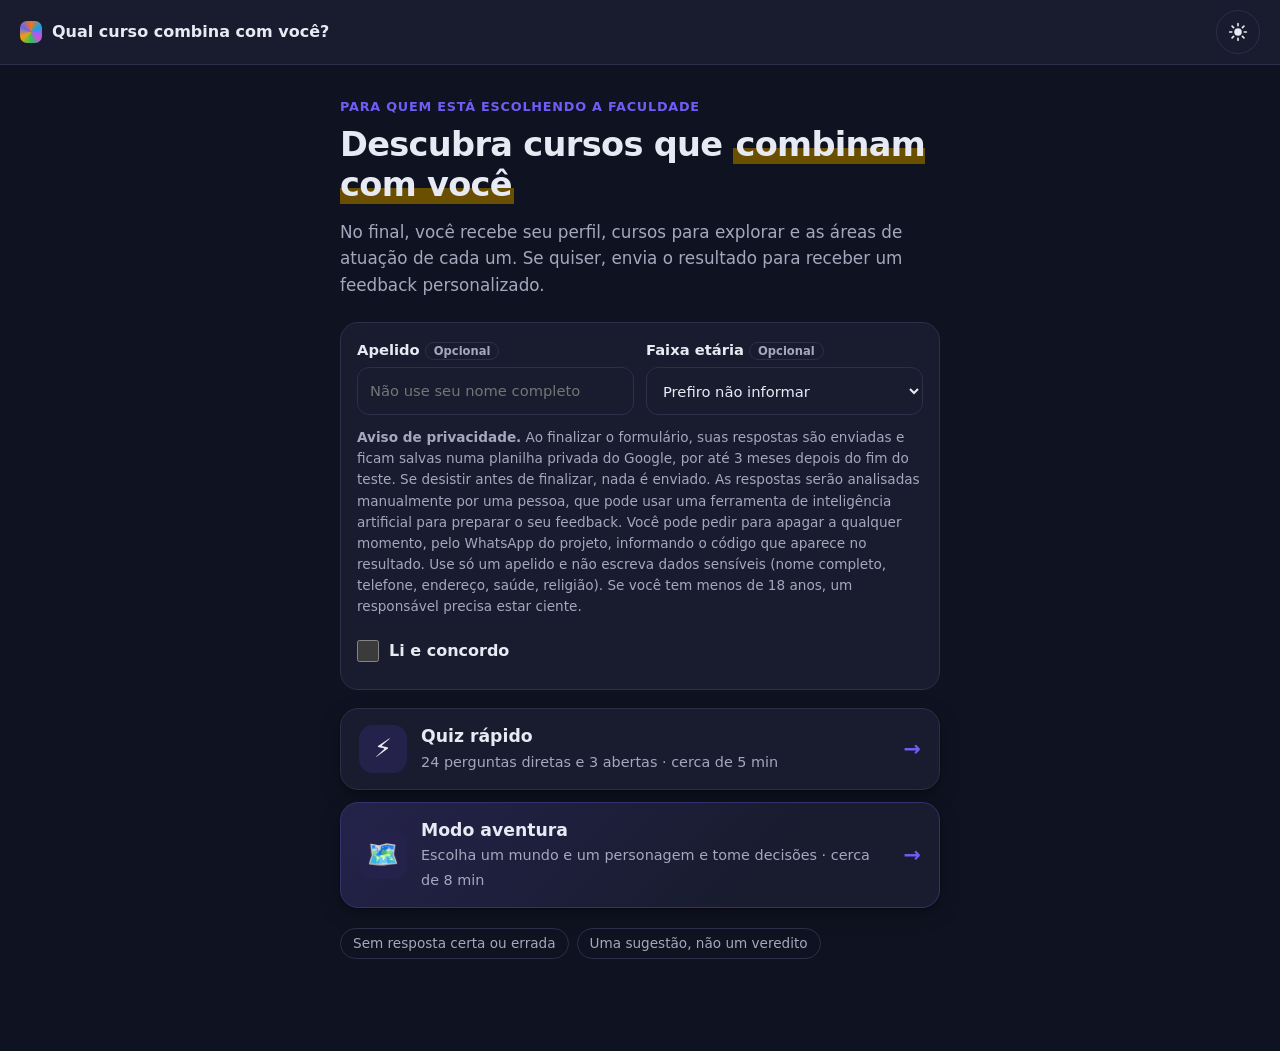
<file: index.html>
<!DOCTYPE html>
<html lang="pt-BR">
<head>
  <meta charset="UTF-8">
  <meta name="viewport" content="width=device-width, initial-scale=1">
  <meta name="color-scheme" content="dark light">
  <title>Qual curso combina com você?</title>
  <link rel="icon" href="data:,">
  <script src="tema-inicial.js"></script>
  <link rel="stylesheet" href="style.css">
</head>
<body>
  <header class="topo">
    <span class="logo"><span class="logo-marca" aria-hidden="true"></span>Qual curso combina com você?</span>
    <button id="btn-tema" class="btn-tema" type="button" aria-label="Mudar tema">
      <svg class="icone-lua" viewBox="0 0 24 24" width="20" height="20" aria-hidden="true">
        <path fill="currentColor" d="M21 12.8A9 9 0 1 1 11.2 3a7 7 0 0 0 9.8 9.8z"/>
      </svg>
      <svg class="icone-sol" viewBox="0 0 24 24" width="20" height="20" aria-hidden="true">
        <circle cx="12" cy="12" r="4.5" fill="currentColor"/>
        <g stroke="currentColor" stroke-width="2" stroke-linecap="round">
          <path d="M12 2v2.5M12 19.5V22M2 12h2.5M19.5 12H22M4.9 4.9l1.8 1.8M17.3 17.3l1.8 1.8M4.9 19.1l1.8-1.8M17.3 6.7l1.8-1.8"/>
        </g>
      </svg>
    </button>
  </header>

  <main class="container">

    <!-- INTRO -->
    <section id="tela-intro" class="tela">
      <p class="sobretitulo">Para quem está escolhendo a faculdade</p>
      <h1>Descubra cursos que <span class="grifo">combinam com você</span></h1>
      <p class="lead">
        No final, você recebe seu perfil, cursos para explorar e as áreas de atuação de cada um.
        Se quiser, envia o resultado para receber um feedback personalizado.
      </p>

      <div id="entrada"></div>

      <div class="modos">
        <button id="btn-comecar" class="modo" type="button">
          <span class="modo-emoji" aria-hidden="true">⚡</span>
          <span class="modo-texto">
            <strong>Quiz rápido</strong>
            <span>24 perguntas diretas e 3 abertas · cerca de 5 min</span>
          </span>
          <span class="modo-seta" aria-hidden="true">→</span>
        </button>
        <a id="link-aventura" class="modo modo-aventura" href="jogo.html">
          <span class="modo-emoji" aria-hidden="true">🗺️</span>
          <span class="modo-texto">
            <strong>Modo aventura</strong>
            <span>Escolha um mundo e um personagem e tome decisões · cerca de 8 min</span>
          </span>
          <span class="modo-seta" aria-hidden="true">→</span>
        </a>
      </div>

      <ul class="chips">
        <li>Sem resposta certa ou errada</li>
        <li>Uma sugestão, não um veredito</li>
      </ul>
    </section>

    <!-- PERGUNTAS (escala) -->
    <section id="tela-quiz" class="tela" hidden>
      <div class="quiz-topo">
        <button id="btn-voltar" class="btn btn-link" type="button">← Voltar</button>
        <p id="contador" class="contador" aria-live="polite"></p>
      </div>
      <div class="progresso" aria-hidden="true"><div id="barra-progresso"></div></div>

      <div id="cartao-pergunta" class="cartao cartao-pergunta">
        <p class="enunciado">Quanto isso tem a ver com você?</p>
        <h2 id="pergunta-texto"></h2>
        <div id="opcoes" class="opcoes" role="group" aria-labelledby="pergunta-texto"></div>
      </div>

      <p id="incentivo" class="incentivo" aria-live="polite"></p>
      <p class="dica-teclado">Dica: você pode responder com as teclas 1 a 5.</p>
    </section>

    <!-- PERGUNTAS ABERTAS -->
    <section id="tela-abertas" class="tela" hidden>
      <p class="sobretitulo">Quase lá! Última etapa</p>
      <h2>Agora, conte um pouco sobre você</h2>
      <p class="lead">
        Escreva do seu jeito, como se estivesse contando para um amigo.
        Quanto mais detalhes, mais a análise fica com a sua cara.
      </p>
      <form id="form-abertas" novalidate></form>
      <p class="nota-finalizar">Ao finalizar, suas respostas são enviadas para a planilha privada do projeto.</p>
      <div class="acoes">
        <button id="btn-voltar-abertas" class="btn btn-link" type="button">← Voltar</button>
        <button id="btn-finalizar" class="btn btn-primario" type="button">Finalizar formulário</button>
      </div>
    </section>

    <!-- RESULTADO: montado por resultado.js -->
    <section id="tela-resultado" class="tela" hidden></section>

  </main>

  <script src="data/perguntas.js"></script>
  <script src="data/profissoes.js"></script>
  <script src="nucleo.js"></script>
  <script src="interface-comum.js"></script>
  <script src="resultado.js"></script>
  <script src="app.js"></script>
</body>
</html>
</file>
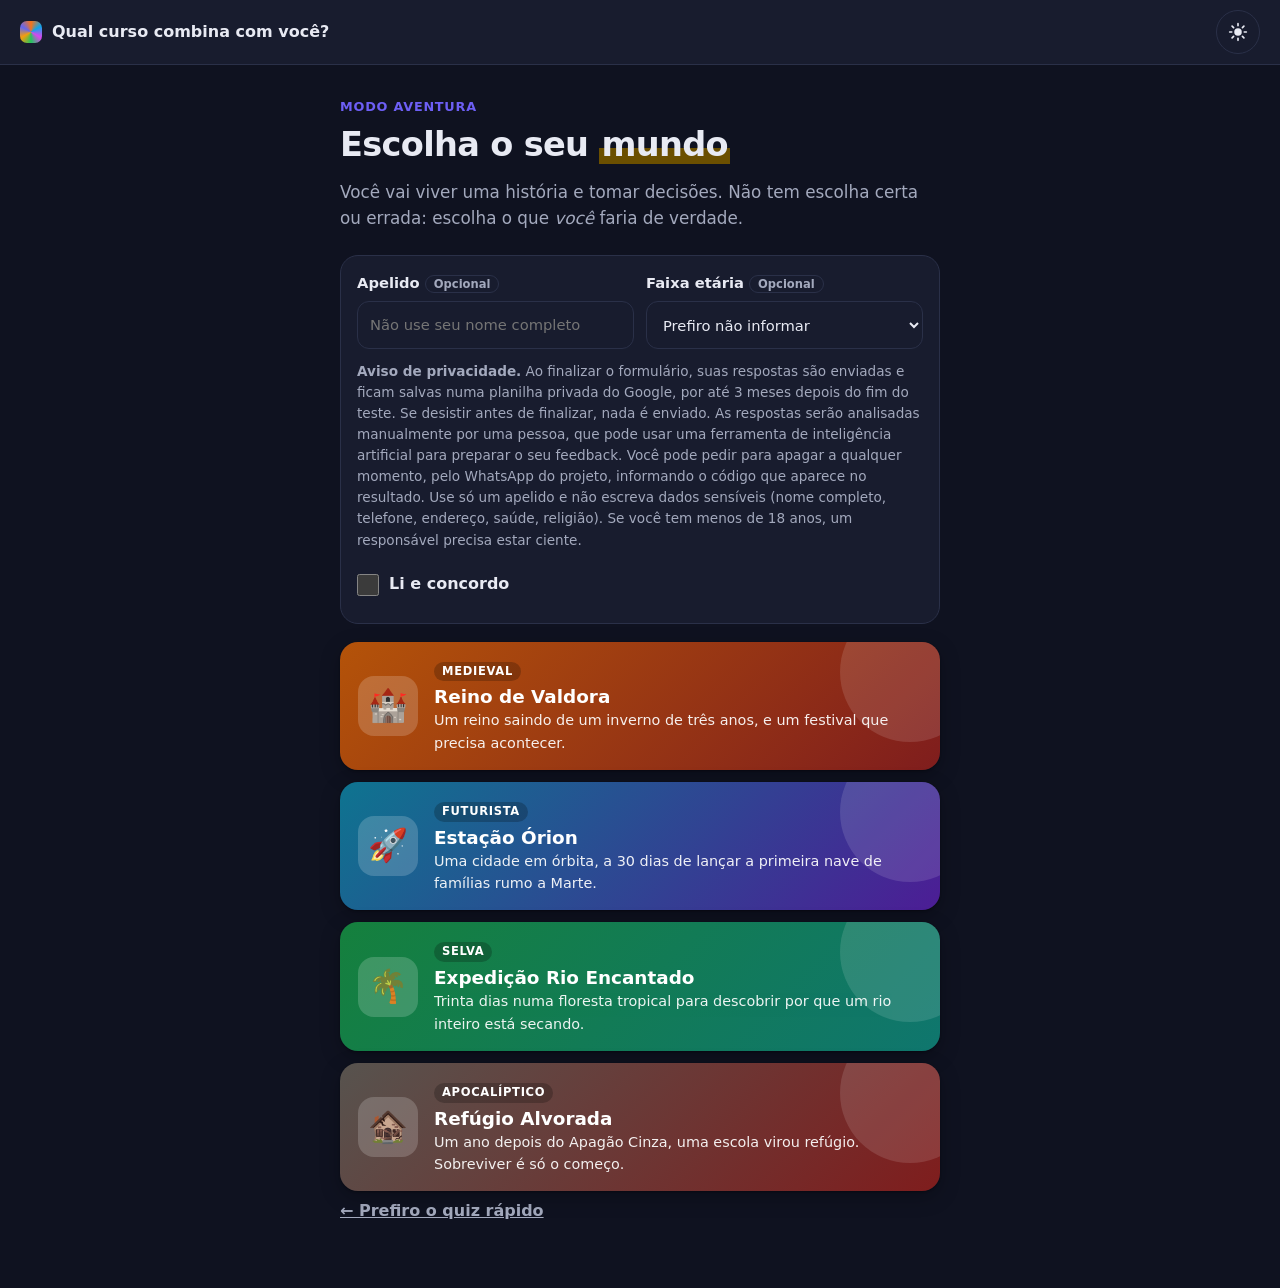
<file: jogo.html>
<!DOCTYPE html>
<html lang="pt-BR">
<head>
  <meta charset="UTF-8">
  <meta name="viewport" content="width=device-width, initial-scale=1">
  <meta name="color-scheme" content="dark light">
  <title>Modo aventura · Qual curso combina com você?</title>
  <link rel="icon" href="data:,">
  <script src="tema-inicial.js"></script>
  <link rel="stylesheet" href="style.css">
  <link rel="stylesheet" href="jogo.css">
</head>
<body>
  <header class="topo">
    <a class="logo logo-link" href="index.html"><span class="logo-marca" aria-hidden="true"></span>Qual curso combina com você?</a>
    <button id="btn-tema" class="btn-tema" type="button" aria-label="Mudar tema">
      <svg class="icone-lua" viewBox="0 0 24 24" width="20" height="20" aria-hidden="true">
        <path fill="currentColor" d="M21 12.8A9 9 0 1 1 11.2 3a7 7 0 0 0 9.8 9.8z"/>
      </svg>
      <svg class="icone-sol" viewBox="0 0 24 24" width="20" height="20" aria-hidden="true">
        <circle cx="12" cy="12" r="4.5" fill="currentColor"/>
        <g stroke="currentColor" stroke-width="2" stroke-linecap="round">
          <path d="M12 2v2.5M12 19.5V22M2 12h2.5M19.5 12H22M4.9 4.9l1.8 1.8M17.3 17.3l1.8 1.8M4.9 19.1l1.8-1.8M17.3 6.7l1.8-1.8"/>
        </g>
      </svg>
    </button>
  </header>

  <main class="container">

    <!-- 1. ESCOLHER O MUNDO -->
    <section id="tela-mundos" class="tela">
      <p class="sobretitulo">Modo aventura</p>
      <h1>Escolha o seu <span class="grifo">mundo</span></h1>
      <p class="lead">
        Você vai viver uma história e tomar decisões. Não tem escolha certa ou errada:
        escolha o que <em>você</em> faria de verdade.
      </p>
      <div id="entrada"></div>
      <div id="lista-mundos" class="lista-mundos"></div>
      <a class="btn btn-link" href="index.html">← Prefiro o quiz rápido</a>
    </section>

    <!-- 2. ESCOLHER O PERSONAGEM -->
    <section id="tela-personagem" class="tela" hidden>
      <div class="banner-mundo">
        <span id="banner-emoji" class="banner-emoji" aria-hidden="true"></span>
        <div>
          <p id="banner-genero" class="banner-genero"></p>
          <h2 id="banner-nome"></h2>
        </div>
      </div>
      <p id="mundo-intro" class="mundo-intro"></p>

      <h3 class="titulo-secao">Com quem você vai jogar?</h3>
      <p class="dica-secao">O personagem é só o visual: ele não muda o seu resultado.</p>
      <div id="lista-personagens" class="lista-personagens" role="radiogroup" aria-label="Personagens"></div>

      <div class="acoes">
        <button id="btn-voltar-mundos" class="btn btn-link" type="button">← Outro mundo</button>
        <button id="btn-iniciar" class="btn btn-primario" type="button" disabled>Começar a aventura</button>
      </div>
    </section>

    <!-- 3. CENAS -->
    <section id="tela-cena" class="tela" hidden>
      <div class="cena-topo">
        <span class="cena-jogador">
          <span id="cena-avatar" class="cena-avatar" aria-hidden="true"></span>
          <span id="cena-nome"></span>
        </span>
        <span id="cena-capitulo" class="contador" aria-live="polite"></span>
      </div>
      <div id="trilha" class="trilha" aria-hidden="true"></div>

      <article id="cartao-cena" class="cartao cartao-cena">
        <p id="cena-mundo" class="cena-mundo"></p>
        <h2 id="cena-titulo"></h2>
        <p id="cena-texto" class="cena-texto"></p>
        <div id="cena-opcoes" class="opcoes" role="group" aria-labelledby="cena-titulo"></div>
        <div id="cena-reacao" class="cena-reacao" hidden>
          <p id="cena-reacao-texto" aria-live="polite"></p>
          <button id="btn-continuar" class="btn btn-primario" type="button">Continuar →</button>
        </div>
      </article>
      <p class="dica-teclado">Dica: você pode escolher com as teclas 1 a 4.</p>
    </section>

    <!-- 4. ACAMPAMENTO (perguntas abertas) -->
    <section id="tela-acampamento" class="tela" hidden>
      <p class="sobretitulo">Pausa na aventura</p>
      <h2>Agora, um pouco sobre você</h2>
      <p id="acampamento-texto" class="mundo-intro"></p>
      <p class="lead">
        Essas perguntas são sobre a sua vida real, fora do jogo. Escreva do seu jeito,
        como se estivesse contando para um amigo.
      </p>
      <form id="form-abertas" novalidate></form>
      <p class="nota-finalizar">Ao finalizar, suas respostas são enviadas para a planilha privada do projeto.</p>
      <div class="acoes">
        <span></span>
        <button id="btn-finalizar" class="btn btn-primario" type="button">Finalizar formulário</button>
      </div>
    </section>

    <!-- 5. RESULTADO: montado por resultado.js -->
    <section id="tela-resultado" class="tela" hidden></section>

  </main>

  <script src="data/perguntas.js"></script>
  <script src="data/profissoes.js"></script>
  <script src="data/mundos/medieval.js"></script>
  <script src="data/mundos/futurista.js"></script>
  <script src="data/mundos/floresta.js"></script>
  <script src="data/mundos/apocaliptico.js"></script>
  <script src="nucleo.js"></script>
  <script src="interface-comum.js"></script>
  <script src="resultado.js"></script>
  <script src="jogo.js"></script>
</body>
</html>
</file>
<file: style.css>
:root {
  --bg: #f5f6fb;
  --card: #ffffff;
  --texto: #1b1f2c;
  --suave: #5b6275;
  --borda: #e3e6ef;
  --primaria: #5b4cf0;
  --primaria-escura: #4637d6;
  --primaria-suave: #efedff;
  --destaque-bg: #f3f1ff;
  --destaque-borda: #dcd7ff;
  --grifo: #ffe08a;
  --erro: #b42318;
  --erro-bg: #fff1f0;
  --raio: 18px;
  --raio-p: 12px;
  --sombra: 0 1px 2px rgba(20, 24, 40, 0.04), 0 6px 20px rgba(20, 24, 40, 0.06);

  /* Uma cor por perfil RIASEC */
  --cor-R: #f97316;
  --cor-I: #0ea5e9;
  --cor-A: #d946ef;
  --cor-S: #22c55e;
  --cor-E: #f59e0b;
  --cor-C: #6366f1;
}

/* Tema escuro: o atributo data-tema é definido no <head> e pelo botão ☀/☾ */
:root[data-tema="escuro"] {
  color-scheme: dark;
  --bg: #0f1220;
  --card: #181c2e;
  --texto: #e8eaf3;
  --suave: #a3a9bd;
  --borda: #2a3048;
  --primaria: #6d5ff5;
  --primaria-escura: #8174ff;
  --primaria-suave: #24224a;
  --destaque-bg: #1c1d3a;
  --destaque-borda: #34326a;
  --grifo: #6b4f00;
  --erro: #ff8a80;
  --erro-bg: #3a1a1a;
  --sombra: 0 1px 2px rgba(0, 0, 0, 0.3), 0 6px 20px rgba(0, 0, 0, 0.25);
}

* { box-sizing: border-box; }

body {
  margin: 0;
  font-family: system-ui, -apple-system, "Segoe UI", Roboto, sans-serif;
  background: var(--bg);
  color: var(--texto);
  line-height: 1.55;
  -webkit-font-smoothing: antialiased;
}

/* ---------- Topo ---------- */
.topo {
  background: var(--card);
  border-bottom: 1px solid var(--borda);
  padding: 10px 20px;
  display: flex;
  justify-content: space-between;
  align-items: center;
  gap: 12px;
}
.btn-tema {
  flex: none;
  width: 44px; height: 44px;
  display: grid; place-items: center;
  border: 1px solid var(--borda);
  border-radius: 50%;
  background: var(--card);
  color: var(--texto);
  cursor: pointer;
}
.btn-tema:hover { border-color: var(--primaria); color: var(--primaria); }
.btn-tema:focus-visible { outline: 3px solid var(--primaria); outline-offset: 2px; }
/* No claro mostra a lua (ir para o escuro); no escuro mostra o sol */
.icone-sol { display: none; }
[data-tema="escuro"] .icone-sol { display: block; }
[data-tema="escuro"] .icone-lua { display: none; }
.logo { display: inline-flex; align-items: center; gap: 10px; font-weight: 700; }
.logo-marca {
  width: 22px; height: 22px; border-radius: 7px;
  background: conic-gradient(var(--cor-R), var(--cor-I), var(--cor-A), var(--cor-S), var(--cor-E), var(--cor-C), var(--cor-R));
}

.container {
  max-width: 640px;
  margin: 0 auto;
  padding: 32px 20px 64px;
}

/* ---------- Tipografia ---------- */
h1 { font-size: 2.1rem; line-height: 1.2; margin: 0 0 14px; letter-spacing: -0.02em; }
h2 { font-size: 1.5rem; line-height: 1.3; margin: 0 0 12px; letter-spacing: -0.01em; }
h3 { font-size: 1.05rem; margin: 0 0 14px; }
h1:focus, h2:focus { outline: none; }

.sobretitulo {
  margin: 0 0 8px;
  font-size: 0.8rem;
  font-weight: 700;
  letter-spacing: 0.06em;
  text-transform: uppercase;
  color: var(--primaria);
}
.grifo {
  background: linear-gradient(transparent 60%, var(--grifo) 60%);
  padding: 0 2px;
}
.lead { color: var(--suave); font-size: 1.05rem; margin: 0 0 24px; }

/* ---------- Telas ---------- */
.tela { animation: aparecer 0.3s ease-out; }
@keyframes aparecer {
  from { opacity: 0; transform: translateY(8px); }
  to { opacity: 1; transform: none; }
}

/* ---------- Intro ---------- */
.etapas { list-style: none; padding: 0; margin: 0 0 20px; display: grid; gap: 10px; }
.etapas li {
  display: flex; align-items: center; gap: 14px;
  background: var(--card);
  border: 1px solid var(--borda);
  border-radius: var(--raio-p);
  padding: 12px 16px;
}
.etapas strong { display: block; }
.etapas span:not(.etapa-num) { color: var(--suave); font-size: 0.92rem; }
.etapa-num {
  flex: none;
  width: 32px; height: 32px; border-radius: 50%;
  display: grid; place-items: center;
  background: var(--primaria-suave); color: var(--primaria);
  font-weight: 700;
}

/* Escolha entre quiz rápido e modo aventura */
.modos { display: grid; gap: 12px; margin: 0 0 20px; }
.modo {
  font: inherit;
  color: var(--texto);
  text-decoration: none;
  text-align: left;
  display: flex; align-items: center; gap: 14px;
  width: 100%;
  min-height: 76px;
  padding: 14px 18px;
  background: var(--card);
  border: 1.5px solid var(--borda);
  border-radius: var(--raio);
  box-shadow: var(--sombra);
  cursor: pointer;
  transition: border-color 0.15s, transform 0.1s;
}
.modo:hover { border-color: var(--primaria); }
.modo:active { transform: scale(0.99); }
.modo:focus-visible { outline: 3px solid var(--primaria); outline-offset: 2px; }
.modo-emoji {
  flex: none;
  width: 48px; height: 48px; border-radius: 14px;
  display: grid; place-items: center;
  font-size: 1.6rem;
  background: var(--primaria-suave);
}
.modo-texto { flex: 1; }
.modo-texto strong { display: block; font-size: 1.08rem; }
.modo-texto span { color: var(--suave); font-size: 0.9rem; }
.modo-seta { flex: none; font-size: 1.3rem; color: var(--primaria); font-weight: 700; }
.modo-aventura {
  background: linear-gradient(135deg, var(--primaria-suave), var(--card) 70%);
  border-color: var(--destaque-borda);
}

.chips { list-style: none; padding: 0; margin: 0 0 28px; display: flex; flex-wrap: wrap; gap: 8px; }
.chips li {
  font-size: 0.85rem;
  color: var(--suave);
  border: 1px solid var(--borda);
  border-radius: 99px;
  padding: 4px 12px;
}

.aviso {
  font-size: 0.85rem;
  color: var(--suave);
  border-left: 3px solid var(--borda);
  padding: 4px 0 4px 14px;
  margin: 28px 0;
}

/* ---------- Entrada: apelido, faixa etária e consentimento ---------- */
.entrada {
  display: grid;
  grid-template-columns: 1fr 1fr;
  gap: 12px;
  background: var(--card);
  border: 1px solid var(--borda);
  border-radius: var(--raio);
  padding: 16px;
  margin: 0 0 18px;
}
.entrada-campo { display: grid; gap: 6px; align-content: start; min-width: 0; font-weight: 600; font-size: 0.92rem; }
.entrada-campo input, .entrada-campo select {
  font: inherit;
  font-weight: 400;
  color: var(--texto);
  background: var(--card);
  width: 100%;
  min-height: 48px;
  padding: 10px 12px;
  border: 1.5px solid var(--borda);
  border-radius: var(--raio-p);
}
.entrada-campo input:focus, .entrada-campo select:focus { border-color: var(--primaria); outline: none; }
.entrada-aviso, .entrada-concordo, .entrada .erro { grid-column: 1 / -1; }
.entrada-aviso { margin: 0; font-size: 0.85rem; color: var(--suave); }
.entrada-concordo { display: flex; align-items: center; gap: 10px; min-height: 44px; font-weight: 600; cursor: pointer; }
.entrada-concordo input { width: 22px; height: 22px; margin: 0; accent-color: var(--primaria); }
.entrada .erro { margin: 0; }

/* ---------- Botões ---------- */
.btn {
  font: inherit;
  cursor: pointer;
  border: 1px solid var(--borda);
  background: var(--card);
  color: var(--texto);
  min-height: 48px;
  padding: 12px 22px;
  border-radius: var(--raio-p);
  font-weight: 600;
  transition: background 0.15s, border-color 0.15s, transform 0.1s;
}
.btn:hover { border-color: var(--primaria); }
.btn:active { transform: scale(0.98); }
.btn:focus-visible, .opcao:focus-visible, textarea:focus-visible {
  outline: 3px solid var(--primaria);
  outline-offset: 2px;
}
.btn-primario { background: var(--primaria); color: #fff; border-color: var(--primaria); }
.btn-primario:hover { background: var(--primaria-escura); border-color: var(--primaria-escura); }
.btn-grande { width: 100%; font-size: 1.1rem; min-height: 56px; }
.btn-link { border: none; background: none; color: var(--suave); padding: 8px 0; min-height: 40px; }
.btn-link:hover { color: var(--texto); }

/* ---------- Quiz ---------- */
.quiz-topo { display: flex; justify-content: space-between; align-items: center; margin-bottom: 8px; }
.contador { color: var(--suave); font-size: 0.88rem; margin: 0; font-variant-numeric: tabular-nums; }

.progresso { height: 8px; background: var(--borda); border-radius: 99px; overflow: hidden; margin-bottom: 24px; }
#barra-progresso {
  height: 100%; width: 0;
  background: linear-gradient(90deg, var(--primaria), var(--cor-A));
  border-radius: 99px;
  transition: width 0.3s ease;
}

.cartao-pergunta { padding: 28px 24px; }
.cartao-pergunta.entrar { animation: aparecer 0.25s ease-out; }
.enunciado { color: var(--suave); margin: 0 0 6px; font-size: 0.95rem; }
#pergunta-texto { font-size: 1.45rem; line-height: 1.3; margin: 0 0 24px; }

.opcoes { display: grid; gap: 10px; }
.opcao {
  font: inherit;
  color: var(--texto);
  display: flex; align-items: center; gap: 14px;
  text-align: left;
  cursor: pointer;
  min-height: 52px;
  padding: 10px 16px;
  border-radius: var(--raio-p);
  border: 1.5px solid var(--borda);
  background: var(--card);
  transition: background 0.15s, border-color 0.15s;
}
.opcao:hover { border-color: var(--primaria); background: var(--destaque-bg); }
.opcao-num {
  flex: none;
  width: 28px; height: 28px; border-radius: 50%;
  display: grid; place-items: center;
  font-size: 0.85rem; font-weight: 700;
  border: 1.5px solid var(--borda);
  color: var(--suave);
}
.opcao.selecionada { border-color: var(--primaria); background: var(--primaria-suave); font-weight: 600; }
.opcao.selecionada .opcao-num { background: var(--primaria); border-color: var(--primaria); color: #fff; }

.incentivo { min-height: 1.5em; margin: 16px 0 0; text-align: center; font-weight: 600; color: var(--primaria); }
.dica-teclado { text-align: center; color: var(--suave); font-size: 0.82rem; margin: 4px 0 0; }
@media (hover: none) { .dica-teclado { display: none; } }

/* ---------- Perguntas abertas ---------- */
.campo { margin-bottom: 22px; }
.campo label { display: flex; align-items: baseline; gap: 8px; flex-wrap: wrap; font-weight: 600; margin-bottom: 4px; }
.selo-opcional {
  font-size: 0.72rem; font-weight: 600;
  color: var(--suave);
  border: 1px solid var(--borda);
  border-radius: 99px;
  padding: 1px 8px;
}
.campo .dica { display: block; color: var(--suave); font-size: 0.88rem; margin-bottom: 8px; }
.campo textarea {
  width: 100%;
  min-height: 110px;
  font: inherit;
  color: var(--texto);
  background: var(--card);
  padding: 12px 14px;
  border: 1.5px solid var(--borda);
  border-radius: var(--raio-p);
  resize: vertical;
}
.campo textarea:focus { border-color: var(--primaria); outline: none; }
.campo.invalido textarea { border-color: var(--erro); background: var(--erro-bg); }
.contagem { font-size: 0.8rem; color: var(--suave); text-align: right; margin-top: 4px; font-variant-numeric: tabular-nums; }
.erro { color: var(--erro); font-size: 0.9rem; font-weight: 600; margin: 0 0 12px; }
.acoes { display: flex; justify-content: space-between; align-items: center; gap: 12px; }

/* ---------- Resultado ---------- */
.cartao {
  background: var(--card);
  border: 1px solid var(--borda);
  border-radius: var(--raio);
  padding: 22px;
  margin-bottom: 18px;
  box-shadow: var(--sombra);
}
.cartao.destaque { background: var(--destaque-bg); border-color: var(--destaque-borda); }

.perfil-resumo { color: var(--suave); margin: -6px 0 18px; }

.barra-linha {
  display: grid;
  grid-template-columns: 112px 1fr 44px;
  gap: 12px;
  align-items: center;
  margin-bottom: 10px;
  font-size: 0.92rem;
}
.barra-nome { display: flex; align-items: center; gap: 8px; }
.barra-nome::before {
  content: ""; flex: none; width: 10px; height: 10px; border-radius: 50%;
  background: var(--cor);
}
.barra-linha.forte .barra-nome { font-weight: 700; }
.barra-fundo { background: var(--borda); border-radius: 99px; height: 12px; overflow: hidden; }
.barra-valor { height: 100%; width: 0; background: var(--cor); border-radius: 99px; transition: width 0.8s ease-out; }
.barra-linha:not(.forte) .barra-valor { opacity: 0.55; }
.barra-pct { color: var(--suave); text-align: right; font-variant-numeric: tabular-nums; }

.perfil-R { --cor: var(--cor-R); }
.perfil-I { --cor: var(--cor-I); }
.perfil-A { --cor: var(--cor-A); }
.perfil-S { --cor: var(--cor-S); }
.perfil-E { --cor: var(--cor-E); }
.perfil-C { --cor: var(--cor-C); }

.lista-cursos { list-style: none; counter-reset: curso; padding: 0; margin: 0; display: grid; gap: 10px; }
.lista-cursos li {
  counter-increment: curso;
  display: grid;
  grid-template-columns: 28px 1fr;
  gap: 2px 12px;
  padding: 12px 14px;
  border: 1px solid var(--borda);
  border-radius: var(--raio-p);
}
.lista-cursos li::before {
  content: counter(curso);
  grid-row: span 2;
  width: 28px; height: 28px; border-radius: 50%;
  display: grid; place-items: center;
  background: var(--primaria-suave); color: var(--primaria);
  font-weight: 700; font-size: 0.85rem;
}
.lista-cursos li > * { grid-column: 2; }
/* Nome do curso ocupa a linha; se não couber, a afinidade desce para baixo dele */
.curso-topo { display: flex; flex-wrap: wrap; justify-content: space-between; align-items: baseline; gap: 0 10px; }
.curso-topo strong { flex: 1 1 14rem; }
.curso-afinidade {
  flex: none;
  font-size: 0.75rem; font-weight: 600;
  color: var(--suave);
  border: 1px solid var(--borda);
  border-radius: 99px;
  padding: 1px 9px;
}
.curso-afinidade.nivel-muito { color: var(--primaria); background: var(--primaria-suave); border-color: transparent; }
.curso-afinidade.nivel-pouco { font-weight: 400; }
.lista-cursos .curso-resumo { color: var(--suave); font-size: 0.92rem; }
.cartao-dica { color: var(--suave); font-size: 0.88rem; margin: -8px 0 14px; }

.btn-areas {
  justify-self: start;
  font: inherit;
  font-size: 0.88rem;
  font-weight: 600;
  color: var(--primaria);
  background: var(--primaria-suave);
  border: none;
  border-radius: 99px;
  padding: 6px 14px;
  margin-top: 8px;
  min-height: 36px;
  cursor: pointer;
}
.btn-areas:hover { background: var(--destaque-borda); }
.btn-areas:focus-visible { outline: 3px solid var(--primaria); outline-offset: 2px; }
.ia-curso .btn-areas { display: block; }

/* ---------- Organograma (janela de áreas) ---------- */
.dialogo {
  width: min(560px, calc(100% - 32px));
  max-height: 88vh;
  padding: 0;
  border: 1px solid var(--borda);
  border-radius: var(--raio);
  background: var(--bg);
  color: var(--texto);
  box-shadow: 0 20px 60px rgba(0, 0, 0, 0.3);
  overflow: hidden; /* a rolagem fica no .dialogo-corpo */
}
.dialogo[open] { animation: aparecer 0.25s ease-out; }
.dialogo::backdrop { background: rgba(10, 12, 25, 0.55); }
body:has(.dialogo[open]) { overflow: hidden; }
.dialogo-corpo { max-height: 88vh; overflow-y: auto; padding: 18px 20px 8px; }
.dialogo-topo { display: flex; justify-content: space-between; align-items: center; margin-bottom: 10px; }
.dialogo-topo .sobretitulo { margin: 0; }
.btn-fechar {
  width: 40px; height: 40px;
  border: 1px solid var(--borda); border-radius: 50%;
  background: var(--card); color: var(--texto);
  font-size: 1rem; cursor: pointer;
}
.btn-fechar:hover { border-color: var(--primaria); }
.btn-fechar:focus-visible { outline: 3px solid var(--primaria); outline-offset: 2px; }

/* Nó raiz: o curso */
.organo-raiz {
  background: var(--card);
  border: 1px solid var(--borda);
  border-top: 5px solid var(--cor);
  border-radius: var(--raio-p);
  padding: 16px 18px;
  text-align: center;
  position: relative;
}
.organo-raiz h2 { font-size: 1.25rem; margin: 0 0 4px; }
.organo-raiz p { color: var(--suave); font-size: 0.92rem; margin: 0 0 10px; }
.organo-nivel {
  display: inline-block;
  font-size: 0.82rem; font-weight: 700;
  color: var(--primaria);
  background: var(--primaria-suave);
  border-radius: 99px;
  padding: 3px 12px;
}

/* Ramos: linha vertical saindo da raiz e um traço para cada área */
.organo-ramos {
  list-style: none;
  margin: 0 0 0 22px;
  padding: 18px 0 0 0;
  border-left: 2px solid var(--borda);
}
.organo-ramo { position: relative; padding-left: 22px; margin-bottom: 12px; }
.organo-ramo:last-child { margin-bottom: 0; }
.organo-ramo::before {
  content: "";
  position: absolute;
  left: 0; top: 26px;
  width: 22px;
  border-top: 2px solid var(--borda);
}
/* Esconde o resto da linha vertical abaixo do último ramo */
.organo-ramo:last-child::after {
  content: "";
  position: absolute;
  left: -2px; top: 28px; bottom: 0;
  width: 2px;
  background: var(--bg);
}

.organo-no {
  background: var(--card);
  border: 1px solid var(--borda);
  border-left: 4px solid var(--cor);
  border-radius: var(--raio-p);
  padding: 12px 14px;
}
.organo-ramo.melhor .organo-no { border-color: var(--cor); box-shadow: var(--sombra); }
.organo-no-topo { display: flex; justify-content: space-between; align-items: center; gap: 8px; flex-wrap: wrap; }
.selo-melhor {
  font-size: 0.72rem; font-weight: 700;
  color: #fff;
  background: var(--primaria);
  border-radius: 99px;
  padding: 2px 10px;
}
.organo-desc { margin: 4px 0 10px; color: var(--suave); font-size: 0.9rem; }
.medidor { height: 8px; background: var(--borda); border-radius: 99px; overflow: hidden; }
.medidor-valor { height: 100%; width: 0; background: var(--cor); border-radius: 99px; transition: width 0.7s ease-out; }
.organo-rodape {
  display: flex; justify-content: space-between; gap: 8px; flex-wrap: wrap;
  margin-top: 6px;
  font-size: 0.8rem;
}
.organo-nivel-area { font-weight: 700; font-variant-numeric: tabular-nums; }
.organo-perfis { color: var(--suave); }

/* Janela de exportar PDF */
.dialogo-pequeno { width: min(440px, calc(100% - 32px)); }
.dialogo-pequeno h2 { font-size: 1.2rem; margin: 0; }
.dialogo-texto { color: var(--suave); margin: 0 0 14px; }
.dialogo-nota { font-size: 0.85rem; }
.pdf-opcoes { display: grid; gap: 8px; margin-bottom: 16px; }
.opcao-pdf {
  display: flex; align-items: center; gap: 12px;
  min-height: 48px;
  padding: 10px 14px;
  background: var(--card);
  border: 1.5px solid var(--borda);
  border-radius: var(--raio-p);
  cursor: pointer;
}
.opcao-pdf:has(input:checked) { border-color: var(--primaria); background: var(--primaria-suave); }
.opcao-pdf input { width: 20px; height: 20px; accent-color: var(--primaria); flex: none; }
.opcao-pdf span { flex: 1; font-weight: 600; }
.opcao-pdf small { color: var(--suave); }
.acoes-dialogo { justify-content: flex-end; padding-bottom: 12px; }

/* Celular: a janela vira uma "gaveta" que sobe de baixo */
@media (max-width: 560px) {
  .dialogo {
    width: 100%;
    max-width: 100%;
    margin: auto 0 0;
    border-radius: var(--raio) var(--raio) 0 0;
    border-bottom: none;
  }
  .dialogo[open] { animation: subir 0.3s ease-out; }
  .organo-ramos { margin-left: 12px; }
}
@keyframes subir { from { transform: translateY(40px); opacity: 0; } to { transform: none; opacity: 1; } }

/* Análise da IA */
.ia-status { color: var(--suave); }
.ia-carregando p { margin: 0 0 14px; }
.esqueleto { display: grid; gap: 10px; }
.esqueleto div {
  height: 12px; border-radius: 99px;
  background: linear-gradient(90deg, var(--borda) 25%, var(--card) 50%, var(--borda) 75%);
  background-size: 200% 100%;
  animation: brilho 1.4s infinite linear;
}
.esqueleto div:nth-child(2) { width: 92%; }
.esqueleto div:nth-child(3) { width: 78%; }
.esqueleto div:nth-child(4) { width: 60%; }
@keyframes brilho { from { background-position: 200% 0; } to { background-position: -200% 0; } }

#ia-conteudo h4 { margin: 22px 0 8px; font-size: 1rem; }
#ia-conteudo h4:first-child { margin-top: 0; }
#ia-conteudo p { margin: 0; }
#ia-conteudo ul { margin: 0; padding-left: 20px; }
#ia-conteudo li { margin-bottom: 8px; }
.ia-curso {
  background: var(--card);
  border: 1px solid var(--destaque-borda);
  border-radius: var(--raio-p);
  padding: 12px 14px;
  margin-bottom: 8px;
}
.ia-curso strong { display: block; margin-bottom: 2px; }
.ia-curso .selo-ia {
  display: inline-block;
  margin-left: 8px;
  vertical-align: 2px;
  font-size: 0.72rem; font-weight: 600;
  color: var(--suave);
  border: 1px dashed var(--suave);
  border-radius: 99px;
  padding: 0 8px;
}
.ia-curso.fora-da-base { border-style: dashed; }
.ia-curso span { color: var(--suave); font-size: 0.94rem; }

.acoes-resultado { justify-content: flex-end; flex-wrap: wrap; }

/* Enviar o resultado */
.cartao-enviar p { margin: 0 0 14px; }
.acoes-enviar { display: grid; grid-template-columns: 1fr 1fr; gap: 10px; }
.btn-enviar { width: 100%; }
.bloco-planilha { margin-bottom: 16px; padding-bottom: 14px; border-bottom: 1px solid var(--destaque-borda); }
.cartao-enviar .bloco-planilha .copiar-status { margin: 0; }
.bloco-planilha .btn-enviar { margin-top: 10px; }
.nota-finalizar { font-size: 0.85rem; color: var(--suave); margin: 0 0 12px; }
.btn-whatsapp {
  display: flex; align-items: center; justify-content: center;
  text-align: center;
  text-decoration: none;
  background: #0b7a3e; color: #fff; border-color: #0b7a3e;
}
.btn-whatsapp:hover { background: #096332; border-color: #096332; }
.cartao-enviar .copiar-status { min-height: 1.5em; margin: 10px 0 6px; font-size: 0.9rem; font-weight: 600; color: #0b7a3e; }
:root[data-tema="escuro"] .cartao-enviar .copiar-status { color: #5ee0a0; }
.cartao-enviar .copiar-status.falhou,
:root[data-tema="escuro"] .cartao-enviar .copiar-status.falhou { color: var(--erro); }
.rotulo-texto { display: block; font-size: 0.85rem; font-weight: 600; margin-bottom: 4px; }
.texto-resultado {
  width: 100%;
  font: 0.82rem/1.45 ui-monospace, Consolas, monospace;
  color: var(--texto);
  background: var(--card);
  padding: 10px 12px;
  border: 1.5px solid var(--borda);
  border-radius: var(--raio-p);
  resize: vertical;
}

/* ---------- Celular ---------- */
@media (max-width: 480px) {
  .container { padding: 24px 16px 48px; }
  h1 { font-size: 1.7rem; }
  .cartao-pergunta { padding: 22px 16px; }
  #pergunta-texto { font-size: 1.25rem; }
  .barra-linha { grid-template-columns: 108px 1fr 40px; gap: 8px; font-size: 0.88rem; }
  .acoes-resultado .btn { flex: 1; }
  .entrada, .acoes-enviar { grid-template-columns: 1fr; }
  .btn-areas { justify-self: stretch; width: 100%; min-height: 44px; }
}

/* Elementos que só existem no PDF */
.so-pdf { display: none; }

/* ---------- Menos movimento ---------- */
@media (prefers-reduced-motion: reduce) {
  *, *::before, *::after { animation: none !important; transition: none !important; }
}

/* ---------- Impressão / PDF ---------- */
@page { size: A4; margin: 14mm 14mm 16mm; }

@media print {
  /* Sem animações: o navegador refaz a página ao imprimir e capturava o
     "fade-in" no meio, deixando o texto cinza ou invisível */
  *, *::before, *::after {
    animation: none !important;
    transition: none !important;
    -webkit-print-color-adjust: exact;
    print-color-adjust: exact; /* mantém barras e cores mesmo sem "gráficos de fundo" */
  }

  /* Sempre claro e com texto escuro, mesmo se a tela estiver no tema escuro */
  :root, :root[data-tema="escuro"] {
    color-scheme: light;
    --bg: #fff; --card: #fff; --texto: #000; --suave: #2f3441; --borda: #cfd4df;
    --primaria: #4637d6; --primaria-suave: #ecebff;
    --destaque-bg: #fff; --destaque-borda: #cfd4df; --sombra: none;
  }
  body { background: #fff; font-size: 11pt; }
  .container { max-width: none; padding: 0; }

  /* O que não faz sentido no papel */
  .topo, .acoes, .btn, .btn-areas, .btn-tema, .cartao-dica,
  .dialogo, .painel-teste, .cartao.sem-ia, .cartao-enviar { display: none !important; }

  .so-pdf:not([hidden]) { display: block; }
  .pdf-cabecalho {
    display: flex !important;
    justify-content: space-between;
    align-items: center;
    padding-bottom: 10px;
    margin-bottom: 18px;
    border-bottom: 2px solid var(--primaria);
    font-size: 9.5pt;
    color: var(--suave);
  }
  .pdf-cabecalho .logo { color: var(--texto); font-size: 11pt; }

  h2 { font-size: 18pt; }
  .cartao { box-shadow: none; break-inside: avoid; padding: 14px 18px; margin-bottom: 12px; }
  .cartao.destaque { border-left: 4px solid var(--primaria); }
  .lista-cursos li, .ia-curso { break-inside: avoid; }
  .barra-linha:not(.forte) .barra-valor { opacity: 0.7; }
  .barra-valor, .medidor-valor { transition: none; }

  /* Áreas de atuação: começam em página nova, um curso por bloco */
  .pdf-areas { break-before: page; }
  .pdf-areas > h3 { font-size: 14pt; margin-bottom: 14px; }
  .pdf-curso { break-inside: avoid; margin-bottom: 22px; }
  .organo-raiz h4 { font-size: 13pt; margin: 0 0 4px; }
  .organo-ramo { break-inside: avoid; margin-bottom: 8px; }
  .organo-ramo:last-child::after { background: #fff; }
  .organo-no { padding: 8px 12px; }
  .organo-desc { margin: 2px 0 6px; }

  .aviso { break-inside: avoid; color: var(--suave); }
}
</file>
<file: jogo.css>
/* Estilos do modo aventura (jogo.html). Usa as variáveis de style.css.
   Cada mundo define --mundo-a e --mundo-b (cores do gradiente), vindas de data/mundos/*.js. */

body { --mundo-a: var(--primaria); --mundo-b: var(--cor-A); }

.logo-link { color: var(--texto); text-decoration: none; }

/* ---------- Escolha do mundo ---------- */
.lista-mundos { display: grid; gap: 12px; margin-bottom: 8px; }
.cartao-mundo {
  font: inherit;
  text-align: left;
  color: #fff;
  display: flex; align-items: center; gap: 16px;
  width: 100%;
  min-height: 104px;
  padding: 16px 18px;
  border: none;
  border-radius: var(--raio);
  background: linear-gradient(135deg, var(--mundo-a), var(--mundo-b));
  box-shadow: var(--sombra);
  cursor: pointer;
  position: relative;
  overflow: hidden;
  transition: transform 0.15s;
}
.cartao-mundo::after {
  /* brilho suave no canto, para dar profundidade */
  content: "";
  position: absolute; right: -40px; top: -40px;
  width: 140px; height: 140px; border-radius: 50%;
  background: rgba(255, 255, 255, 0.12);
}
.cartao-mundo:hover { transform: translateY(-2px); }
.cartao-mundo:active { transform: scale(0.99); }
.cartao-mundo:focus-visible { outline: 3px solid var(--texto); outline-offset: 3px; }
.mundo-emoji {
  flex: none;
  width: 60px; height: 60px; border-radius: 16px;
  display: grid; place-items: center;
  font-size: 2rem;
  background: rgba(255, 255, 255, 0.18);
}
.mundo-texto { flex: 1; position: relative; z-index: 1; }
.mundo-genero {
  display: inline-block;
  font-size: 0.72rem; font-weight: 700; letter-spacing: 0.06em; text-transform: uppercase;
  background: rgba(0, 0, 0, 0.22);
  border-radius: 99px;
  padding: 1px 8px;
  margin-bottom: 4px;
}
.mundo-texto strong { display: block; font-size: 1.15rem; line-height: 1.3; }
.mundo-resumo { display: block; font-size: 0.9rem; opacity: 0.92; }

/* ---------- Banner do mundo e personagens ---------- */
.banner-mundo {
  display: flex; align-items: center; gap: 14px;
  padding: 18px;
  border-radius: var(--raio);
  color: #fff;
  background: linear-gradient(135deg, var(--mundo-a), var(--mundo-b));
  margin-bottom: 14px;
}
.banner-emoji {
  flex: none;
  width: 56px; height: 56px; border-radius: 16px;
  display: grid; place-items: center;
  font-size: 1.9rem;
  background: rgba(255, 255, 255, 0.18);
}
.banner-genero { margin: 0; font-size: 0.75rem; font-weight: 700; letter-spacing: 0.06em; text-transform: uppercase; opacity: 0.85; }
.banner-mundo h2 { margin: 0; color: #fff; }
.mundo-intro {
  color: var(--texto);
  font-size: 1.02rem;
  border-left: 4px solid var(--mundo-a);
  padding: 2px 0 2px 14px;
  margin: 0 0 22px;
}

.titulo-secao { margin: 0 0 2px; }
.dica-secao { color: var(--suave); font-size: 0.88rem; margin: 0 0 12px; }

.lista-personagens { display: grid; grid-template-columns: repeat(2, 1fr); gap: 10px; margin-bottom: 18px; }
.cartao-personagem {
  font: inherit;
  color: var(--texto);
  text-align: center;
  display: flex; flex-direction: column; align-items: center; gap: 4px;
  padding: 16px 10px 14px;
  background: var(--card);
  border: 2px solid var(--borda);
  border-radius: var(--raio);
  cursor: pointer;
  transition: border-color 0.15s, transform 0.1s;
}
.cartao-personagem:hover { border-color: var(--mundo-a); }
.cartao-personagem:focus-visible { outline: 3px solid var(--primaria); outline-offset: 2px; }
.cartao-personagem.selecionado {
  border-color: var(--mundo-a);
  box-shadow: 0 0 0 3px color-mix(in srgb, var(--mundo-a) 25%, transparent);
}
.personagem-avatar {
  position: relative;
  width: 64px; height: 64px; border-radius: 50%;
  display: grid; place-items: center;
  font-size: 2.2rem;
  background: color-mix(in srgb, var(--mundo-a) 14%, var(--card));
  margin-bottom: 4px;
}
.personagem-item {
  position: absolute; right: -4px; bottom: -4px;
  width: 28px; height: 28px; border-radius: 50%;
  display: grid; place-items: center;
  font-size: 0.95rem;
  background: var(--card);
  border: 2px solid var(--borda);
}
.cartao-personagem.selecionado .personagem-item { border-color: var(--mundo-a); }
.personagem-desc { color: var(--suave); font-size: 0.82rem; line-height: 1.4; }

.btn-primario:disabled { opacity: 0.45; cursor: not-allowed; }

/* ---------- Cenas ---------- */
.cena-topo { display: flex; justify-content: space-between; align-items: center; gap: 10px; margin-bottom: 10px; }
.cena-jogador { display: inline-flex; align-items: center; gap: 8px; font-weight: 700; }
.cena-avatar {
  width: 36px; height: 36px; border-radius: 50%;
  display: grid; place-items: center;
  font-size: 1.25rem;
  background: color-mix(in srgb, var(--mundo-a) 16%, var(--card));
  border: 2px solid var(--mundo-a);
}

/* Trilha: um passo por cena */
.trilha { display: flex; gap: 4px; margin-bottom: 20px; }
.passo { flex: 1; height: 6px; border-radius: 99px; background: var(--borda); }
.passo.feito { background: var(--mundo-a); }
.passo.atual { background: var(--mundo-b); box-shadow: 0 0 0 2px color-mix(in srgb, var(--mundo-b) 30%, transparent); }

.cartao-cena { padding: 0 0 22px; overflow: hidden; }
.cartao-cena.entrar { animation: aparecer 0.3s ease-out; }
.cena-mundo {
  margin: 0 0 18px;
  padding: 10px 22px;
  color: #fff;
  font-size: 0.78rem; font-weight: 700; letter-spacing: 0.06em; text-transform: uppercase;
  background: linear-gradient(135deg, var(--mundo-a), var(--mundo-b));
}
.cartao-cena h2 { padding: 0 22px; font-size: 1.35rem; }
.cena-texto { padding: 0 22px; margin: 0 0 20px; font-size: 1.05rem; line-height: 1.6; }
.cartao-cena .opcoes { padding: 0 22px; }
.cartao-cena .opcao { line-height: 1.4; padding: 12px 16px; }
.opcao:disabled { cursor: default; }
.opcao.apagada { opacity: 0.45; }
.opcao.selecionada { border-color: var(--mundo-a); background: color-mix(in srgb, var(--mundo-a) 12%, var(--card)); }
.opcao.selecionada .opcao-num { background: var(--mundo-a); border-color: var(--mundo-a); }

.cena-reacao {
  margin: 16px 22px 0;
  padding: 14px 16px;
  border-radius: var(--raio-p);
  background: color-mix(in srgb, var(--mundo-a) 10%, var(--card));
  border-left: 4px solid var(--mundo-a);
  animation: aparecer 0.3s ease-out;
}
.cena-reacao p { margin: 0 0 12px; font-style: italic; }
.cena-reacao .btn { width: 100%; }

/* ---------- Revelação (topo do resultado) ---------- */
.revelacao {
  color: #fff;
  border: none;
  background: linear-gradient(135deg, var(--mundo-a), var(--mundo-b));
  position: relative;
  overflow: hidden;
}
.revelacao::after {
  content: "";
  position: absolute; right: -50px; top: -50px;
  width: 180px; height: 180px; border-radius: 50%;
  background: rgba(255, 255, 255, 0.1);
}
.revelacao > * { position: relative; z-index: 1; }
.revelacao-topo { display: flex; align-items: center; gap: 14px; margin-bottom: 10px; }
.revelacao-avatar {
  flex: none;
  width: 56px; height: 56px; border-radius: 50%;
  display: grid; place-items: center;
  font-size: 1.9rem;
  background: rgba(255, 255, 255, 0.2);
}
.revelacao-onde { margin: 0; font-size: 0.85rem; opacity: 0.9; }
.revelacao h3 { margin: 0; color: #fff; }
.revelacao-titulo { font-size: 1.35rem; line-height: 1.35; margin: 0 0 10px; }
.revelacao-titulo strong { font-size: 1.5rem; }
.revelacao p { margin: 0 0 8px; }
.revelacao-ponte {
  margin-top: 12px !important;
  padding: 10px 14px;
  border-radius: var(--raio-p);
  background: rgba(0, 0, 0, 0.2);
  font-weight: 600;
}

/* ---------- Verificador (modo teste) ---------- */
.verificador { font-size: 0.85rem; }
.verificador-mundo { padding: 8px 12px; border-radius: 8px; margin-bottom: 8px; }
.verificador-mundo p { margin: 4px 0 0; }
.verificador-mundo.passou { background: #e7f8ee; color: #14532d; }
.verificador-mundo.falhou { background: #fdecec; color: #7f1d1d; }

@media (max-width: 480px) {
  .cartao-mundo { min-height: 96px; padding: 14px; gap: 12px; }
  .mundo-emoji { width: 52px; height: 52px; font-size: 1.7rem; }
  .cartao-cena h2 { font-size: 1.2rem; }
  .cena-texto { font-size: 1rem; }
  .cena-mundo, .cartao-cena h2, .cena-texto, .cartao-cena .opcoes { padding-left: 16px; padding-right: 16px; }
  .cena-reacao { margin-left: 16px; margin-right: 16px; }
}

@media print {
  .revelacao { color: #fff !important; break-inside: avoid; }
  .revelacao h3 { color: #fff; }
}
</file>
